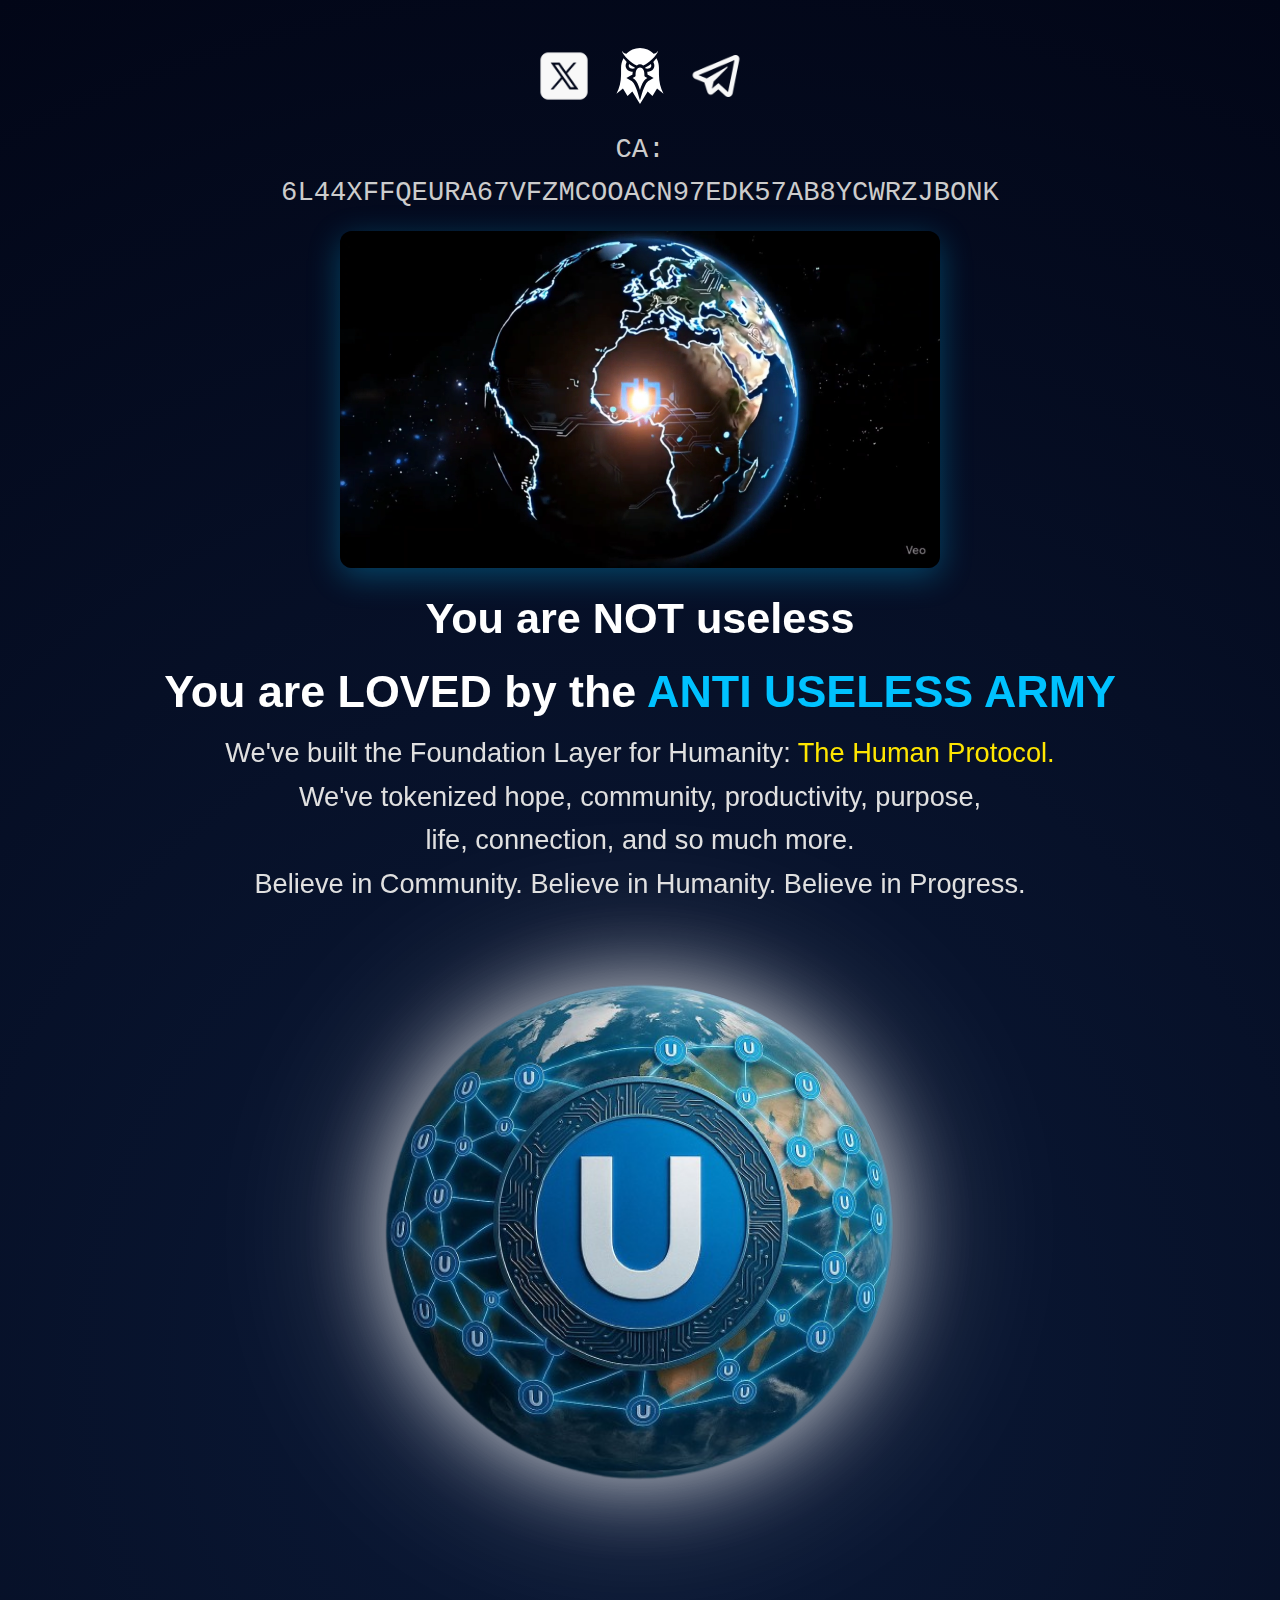
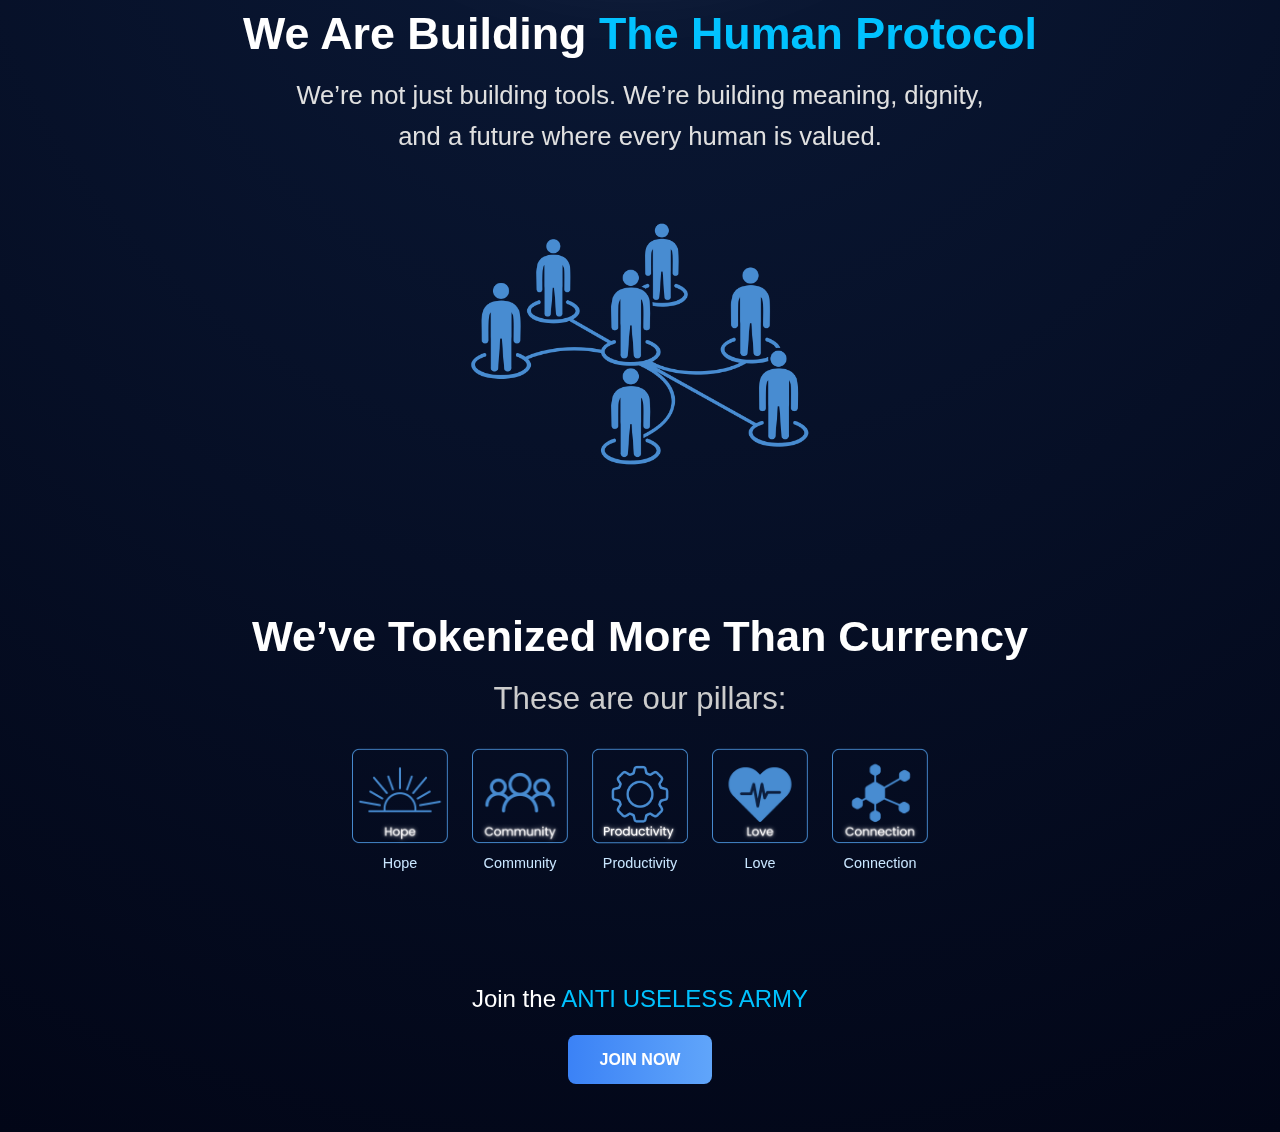
<file: index.html>
<!DOCTYPE html>
<html lang="en">

<head>
    <meta charset="UTF-8" />
    <meta name="viewport" content="width=device-width, initial-scale=1.0" />
    <title>Anti Useless Army</title>
    <link rel="stylesheet" href="styles.css" />
    <link rel="icon" type="image/png" href="logo-anti-useless.png" />
</head>

<body>
    <div class="container">
        <!-- Top Section -->
        <header class="top-section">
            <div class="social-icons">
                <a href="https://x.com/i/communities/1943340423164141592"> <img src="x.png" alt="X" /></a>
                <a href="https://dexscreener.com/solana/9y6fwrwh7hycu8ef42z8yjcyueckgmh3u8ngocoqrc7b"><img
                        src="dexscreener.svg" alt="Shield" /></a>
                <a href="https://t.me/antiuselessarmy"><img src="telegram.png" alt="Telegram" /></a>
            </div>
            <p class="contract">
                CA: <br> 6L44XFFQEURA67VFZMCOOACN97EDK57AB8YCWRZJBONK
            </p>
            <div class="video-container">
                <video autoplay muted loop playsinline>
                    <source src="video.mp4" type="video/mp4">
                    Your browser does not support the video tag.
                </video>
            </div>
            <h2 class="statement">You are NOT useless</h2>
            <h2 class="highlight">You are LOVED by the <span>ANTI USELESS ARMY</span></h2>
            <p class="description">
                We've built the Foundation Layer for Humanity: <span class="yellow">The Human Protocol.</span><br />
                We've tokenized hope, community, productivity, purpose,<br />
                life, connection, and so much more.<br />
                Believe in Community. Believe in Humanity. Believe in Progress.
            </p>
        </header>

        <!-- Globe Section -->
        <section class="globe-section">
            <img src="globe-bg.png" alt="Connected Globe" class="globe" />
        </section>

        <!-- Human Protocol Section -->
        <section class="protocol-section">
            <h2>We Are Building <span>The Human Protocol</span></h2>
            <p>
                We’re not just building tools. We’re building meaning, dignity,<br />
                and a future where every human is valued.
            </p>
            <img src="network.png" alt="People Network Graphic" class="network" />
        </section>

        <!-- Tokenized Pillars Section -->
        <section class="pillars-section">
            <h2>We’ve Tokenized More Than Currency</h2>
            <p class="pillars-sub">These are our pillars:</p>
            <div class="pillars">
                <div class="pillar"><img src="hope.png" alt="Hope" /><span>Hope</span></div>
                <div class="pillar"><img src="community.png" alt="Community" /><span>Community</span></div>
                <div class="pillar"><img src="productivity.png" alt="Productivity" /><span>Productivity</span></div>
                <div class="pillar"><img src="love.png" alt="Love" /><span>Love</span></div>
                <div class="pillar"><img src="connection.png" alt="Connection" /><span>Connection</span></div>
            </div>
        </section>

        <!-- Join CTA Section -->
        <footer class="cta-section">
            <p>Join the <span>ANTI USELESS ARMY</span></p>
            <a href="https://t.me/antiuselessarmy" class="join-btn">JOIN NOW</a>
        </footer>
    </div>
</body>

</html>
</file>
<file: styles.css>
/* Base Setup */
body {
    margin: 0;
    font-family: 'Segoe UI', Tahoma, Geneva, Verdana, sans-serif;
    background: radial-gradient(circle at center, #0b1a38, #020617);
    color: #ffffff;
    line-height: 1.6;
    text-align: center;
}

.container {
    max-width: 1100px;
    margin: 0 auto;
    padding: 1rem;
}

/* Top Section */
.top-section {
    padding: 2rem 1rem;
}

.social-icons {
    display: flex;
    justify-content: center;
    gap: 20px;
    margin-bottom: 1rem;
}

.social-icons img {
    width: 56px;
    height: 56px;
}

.contract {
    color: #ccc;
    font-family: monospace;
    font-size: 1.7rem;
    margin: 0.3rem 0 0.2rem 0;
}

.video-container {
    margin: 1rem 0;
    display: flex;
    justify-content: center;
}

.video-container video {
    width: 100%;
    max-width: 600px;
    border-radius: 12px;
    box-shadow: 0 8px 32px rgba(0, 194, 255, 0.3);
}

.statement {
    font-size: 2.7rem;
    margin: 0.2rem 0 0.2rem 0;
}

.highlight {
    font-size: 2.8rem;
    font-weight: bold;
    margin: 0.2rem 0 0.2rem 0;
}

.highlight span {
    color: #00c2ff;
}

.description {
    color: #e0e0e0;
    font-size: 1.7rem;
    margin: 0.2rem 0 0 0;
}

.yellow {
    color: #ffe600;
}

/* Globe Section */
.globe-section {
    margin: 2rem 0;
}

.globe {
    width: 100%;
    max-width: 520px;
    filter: drop-shadow(0 0 40px rgba(255, 255, 255, 0.7)) drop-shadow(0 0 80px rgba(255, 255, 255, 0.3));
}

/* Human Protocol Section */
.protocol-section {
    padding: 2rem 1rem;
}

.protocol-section h2 {
    font-size: 2.8rem;
    font-weight: bold;
    margin-bottom: 0.3rem;
}

.protocol-section span {
    color: #00c2ff;
}

.protocol-section p {
    color: #e0e0e0;
    margin: 0.3rem 0 0 0;
    font-size: 1.6rem;
}

.network {
    margin-top: 0.5rem;
    width: 80%;
    max-width: 360px;
}

/* Pillars Section */
.pillars-section {
    padding: 0.1rem 1rem;
}

.pillars-section h2 {
    font-size: 2.7rem;
    margin-bottom: 0.2rem;
}

.pillars-sub {
    color: #ccc;
    font-size: 1.95rem;
    margin-top: 0;
    margin-bottom: 1.5rem;
}

.pillars {
    display: flex;
    justify-content: center;
    flex-wrap: wrap;
    gap: 30px;
}

.pillar {
    display: flex;
    flex-direction: column;
    align-items: center;
    width: 90px;
}

.pillar img {
    width: 96px;
    height: 96px;
    margin-bottom: 0.5rem;
}

.pillar span {
    font-size: 0.9rem;
    color: #c9e6ff;
}

/* CTA Section */
.cta-section {
    margin-top: 3rem;
    padding: 2rem 1rem;
}

.cta-section p {
    font-size: 1.5rem;
    margin-bottom: 1rem;
}

.cta-section span {
    color: #00c2ff;
}

.join-btn {
    display: inline-block;
    padding: 0.75rem 2rem;
    font-weight: bold;
    text-decoration: none;
    color: #fff;
    background: linear-gradient(to right, #3b82f6, #60a5fa);
    border-radius: 8px;
    transition: background 0.3s;
}

.join-btn:hover {
    background: linear-gradient(to right, #2563eb, #3b82f6);
}



/* Tablet (portrait and landscape) */
@media (max-width: 900px) {
    .container {
        padding: 0.5rem;
    }

    .protocol-section,
    .pillars-section,
    .cta-section,
    .top-section {
        padding: 1rem 0.5rem;
    }

    .globe {
        max-width: 350px;
    }

    .pillar img {
        width: 72px;
        height: 72px;
    }

    .pillars {
        gap: 16px;
    }

    .protocol-section h2,
    .pillars-section h2 {
        font-size: 2rem;
    }

    .video-container video {
        max-width: 500px;
    }

    .pillars-sub,
    .protocol-section p,
    .description {
        font-size: 1.1rem;
    }
}

/* Mobile (smaller than 600px) */
@media (max-width: 600px) {
    body {
        text-align: center;
    }

    .container {
        padding: 0.2rem;
        margin: 0 auto;
    }

    .social-icons img {
        width: 36px;
        height: 36px;
    }

    .highlight,
    .statement {
        font-size: 1.1rem;
    }

    .protocol-section h2,
    .pillars-section h2 {
        font-size: 1.1rem;
    }

    .pillars-sub,
    .protocol-section p,
    .description {
        font-size: 0.85rem;
    }

    .cta-section p {
        font-size: 1rem;
    }

    .contract {
        font-size: 0.7rem;
    }

    .pillars {
        flex-direction: row;
        align-items: center;
        justify-content: center;
        gap: 8px;
        flex-wrap: wrap;
    }

    .network,
    .globe {
        width: 95%;
        max-width: 220px;
    }

    .pillar img {
        width: 28px;
        height: 28px;
    }

    .pillar span {
        font-size: 0.7rem;
    }

    .protocol-section h2,
    .pillars-section h2 {
        font-size: 1.1rem;
    }

    .pillars-sub,
    .protocol-section p,
    .description {
        font-size: 0.95rem;
    }

    .cta-section p {
        font-size: 1rem;
    }

    .video-container video {
        max-width: 300px;
    }

    .container {
        padding: 0.2rem;
    }
}
</file>
